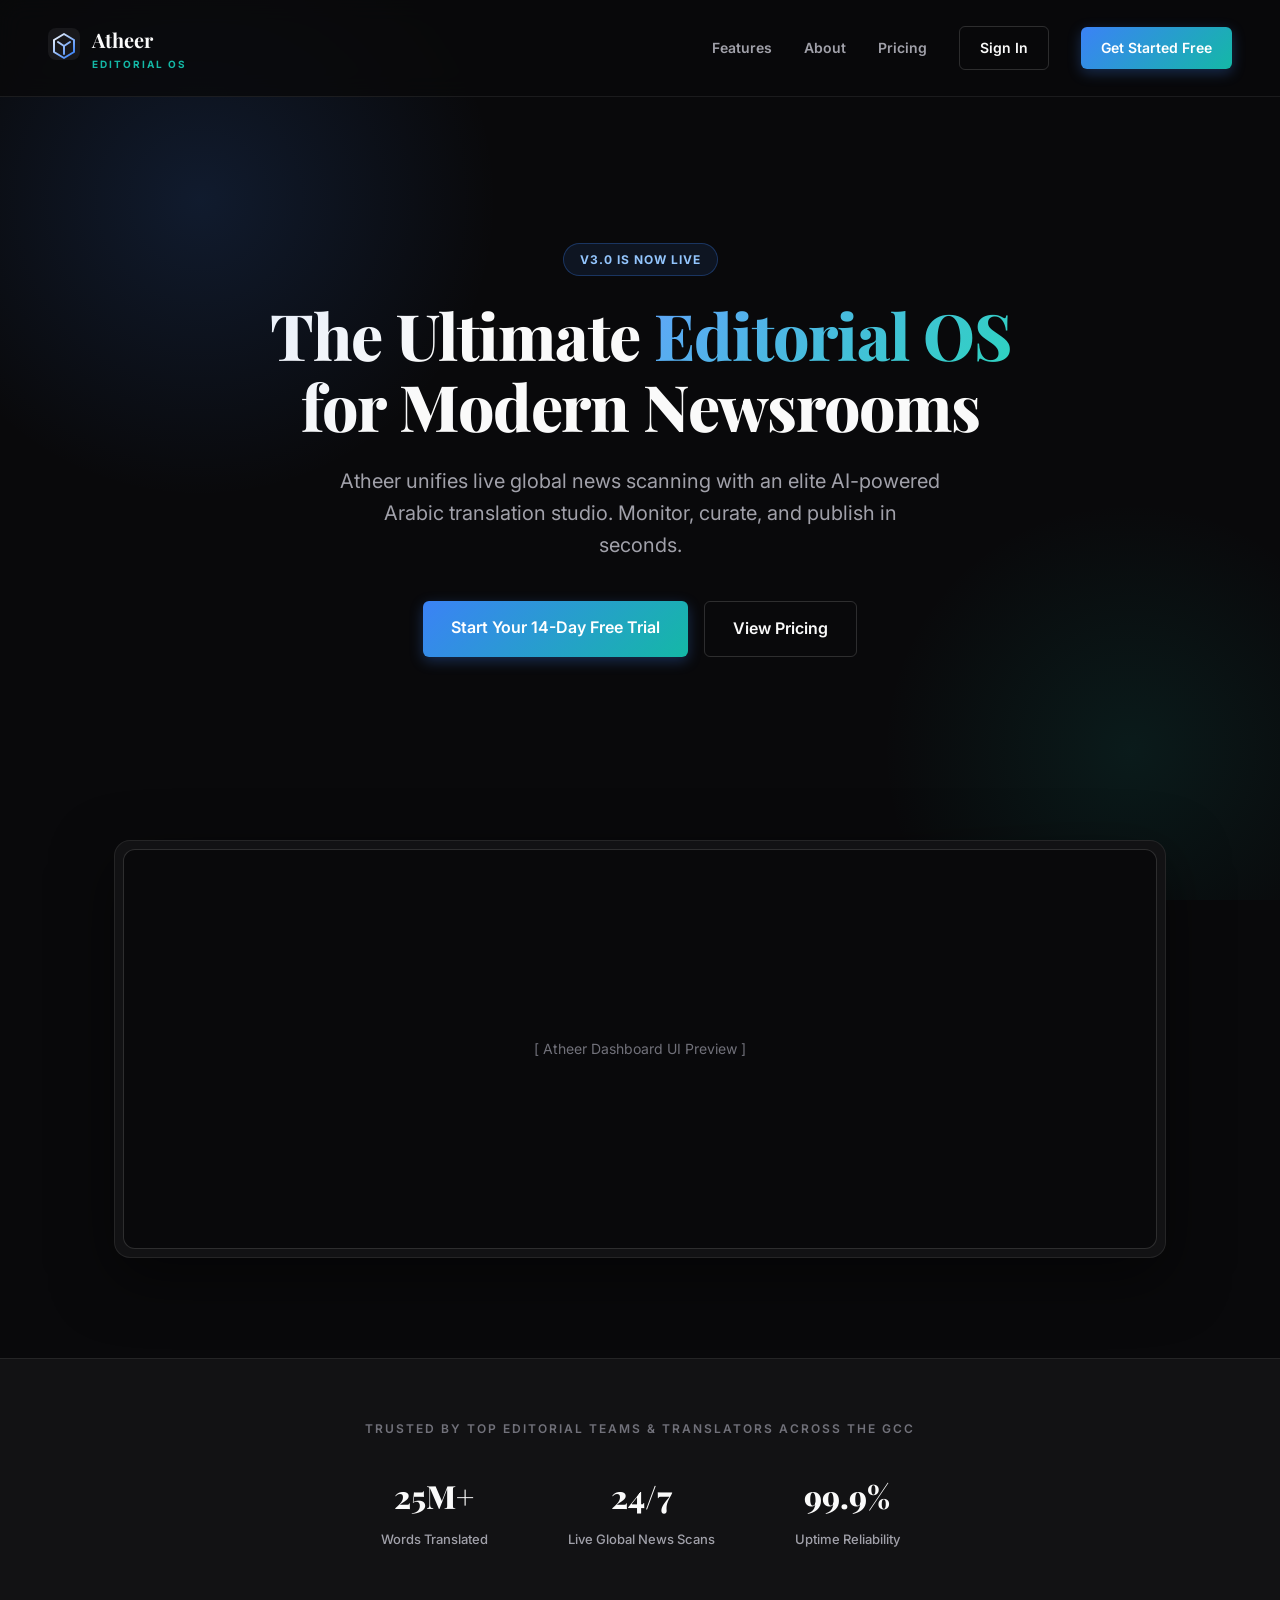
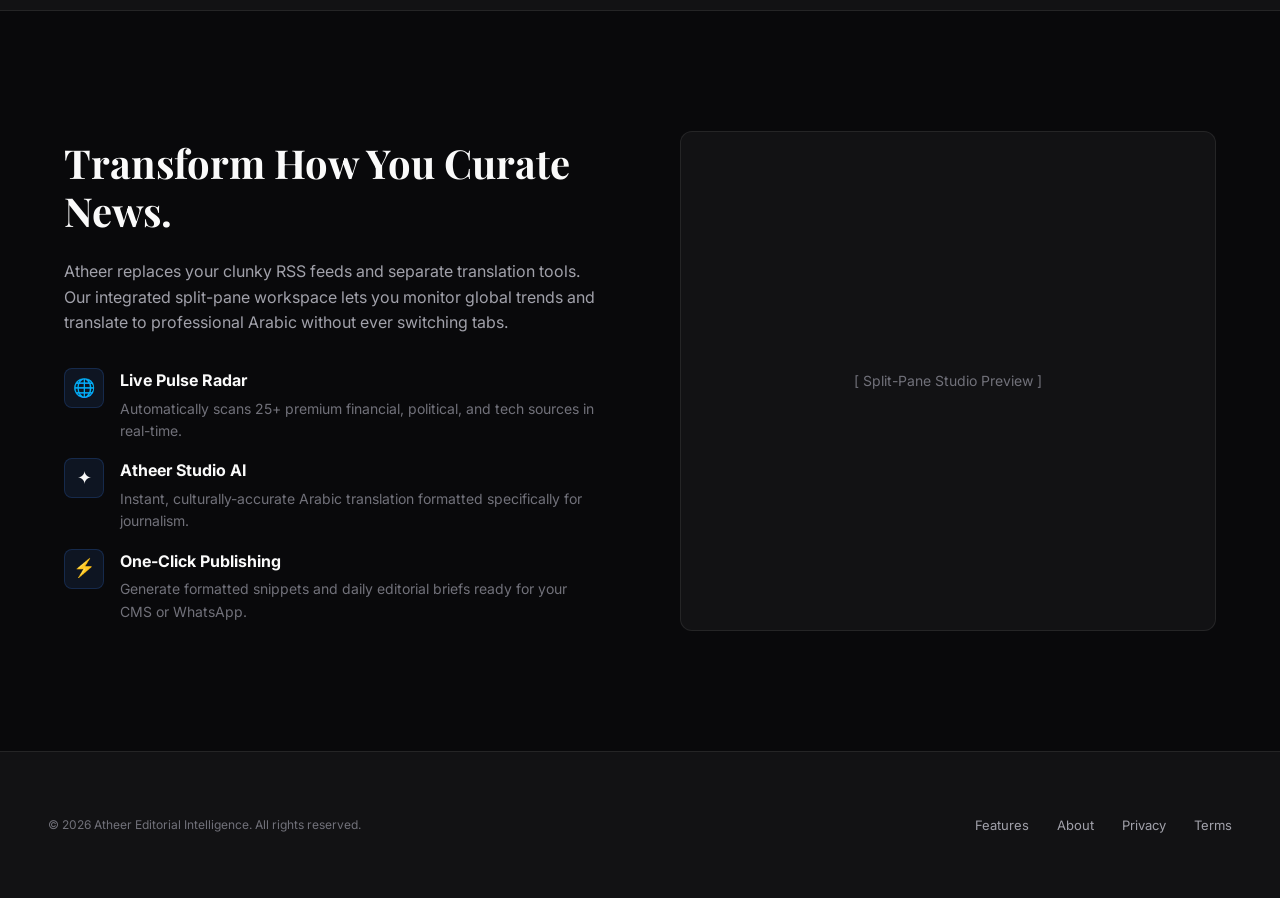
<file: index.html>
<!DOCTYPE html>
<html lang="en">
<head>
  <meta charset="UTF-8">
  <meta name="viewport" content="width=device-width, initial-scale=1.0">
  <title>Atheer | Editorial Intelligence OS</title>
  <meta name="description" content="Atheer is the ultimate editorial operating system for UAE journalists, translators, and media professionals. Real-time news curation and AI-powered Arabic translation in one seamless workspace.">
  <link href="https://fonts.googleapis.com/css2?family=Inter:wght@300;400;500;600;700;800&family=Playfair+Display:wght@700;800&display=swap" rel="stylesheet">
  <style>
    :root {
      --bg-base: #09090b; --bg-surface: #121214; --bg-card: #18181b;
      --border: rgba(255,255,255,0.08); --border-light: rgba(255,255,255,0.15);
      --text-primary: #fafafa; --text-secondary: #a1a1aa; --text-muted: #71717a;
      --accent-blue: #3b82f6; --accent-teal: #14b8a6;
      --font-body: 'Inter', sans-serif; --font-display: 'Playfair Display', serif;
    }
    * { box-sizing: border-box; margin: 0; padding: 0; }
    body { font-family: var(--font-body); background: var(--bg-base); color: var(--text-primary); line-height: 1.6; }
    
    /* Navigation */
    nav { display: flex; align-items: center; justify-content: space-between; padding: 24px 48px; position: fixed; top: 0; width: 100%; z-index: 100; background: rgba(9,9,11,0.8); backdrop-filter: blur(12px); border-bottom: 1px solid var(--border); }
    .brand { display: flex; align-items: center; gap: 12px; text-decoration: none; }
    .brand-logo svg { width: 32px; height: 32px; }
    .brand-text { display: flex; flex-direction: column; }
    .brand-name { font-family: var(--font-display); font-size: 20px; font-weight: 700; color: var(--text-primary); }
    .brand-tag { font-size: 10px; font-weight: 700; letter-spacing: 2px; text-transform: uppercase; color: var(--accent-teal); }
    .nav-links { display: flex; gap: 32px; align-items: center; }
    .nav-link { color: var(--text-secondary); text-decoration: none; font-size: 14px; font-weight: 600; transition: color 0.2s; }
    .nav-link:hover { color: var(--text-primary); }
    .btn { display: inline-block; padding: 10px 20px; border-radius: 6px; font-size: 14px; font-weight: 600; text-decoration: none; transition: 0.2s; cursor: pointer; }
    .btn-outline { background: transparent; border: 1px solid var(--border-light); color: var(--text-primary); }
    .btn-outline:hover { background: var(--bg-card); border-color: var(--text-muted); }
    .btn-primary { background: linear-gradient(135deg, var(--accent-blue), var(--accent-teal)); color: white; border: none; box-shadow: 0 4px 14px rgba(59,130,246,0.3); }
    .btn-primary:hover { transform: translateY(-2px); box-shadow: 0 6px 20px rgba(59,130,246,0.4); }

    /* Hero Section */
    .hero { min-height: 100vh; display: flex; flex-direction: column; align-items: center; justify-content: center; text-align: center; padding: 120px 24px; position: relative; overflow: hidden; }
    .hero::before { content: ''; position: absolute; width: 600px; height: 600px; background: radial-gradient(circle, rgba(59,130,246,0.15) 0%, transparent 70%); top: -100px; left: -100px; border-radius: 50%; pointer-events: none; }
    .hero::after { content: ''; position: absolute; width: 500px; height: 500px; background: radial-gradient(circle, rgba(20,184,166,0.1) 0%, transparent 70%); bottom: -100px; right: -100px; border-radius: 50%; pointer-events: none; }
    .badge { background: rgba(59,130,246,0.1); border: 1px solid rgba(59,130,246,0.3); color: #93c5fd; padding: 6px 16px; border-radius: 99px; font-size: 12px; font-weight: 700; letter-spacing: 1px; margin-bottom: 24px; display: inline-block; }
    h1 { font-family: var(--font-display); font-size: 64px; font-weight: 800; line-height: 1.1; max-width: 800px; margin-bottom: 24px; letter-spacing: -1px; }
    h1 span { background: linear-gradient(135deg, #60a5fa, #2dd4bf); -webkit-background-clip: text; -webkit-text-fill-color: transparent; }
    .subtitle { font-size: 20px; color: var(--text-secondary); max-width: 600px; margin-bottom: 40px; }
    .hero-actions { display: flex; gap: 16px; }

    /* Showcase Image */
    .showcase { max-width: 1100px; margin: -60px auto 100px; padding: 0 24px; position: relative; z-index: 10; }
    .showcase-inner { background: var(--bg-surface); border: 1px solid var(--border); border-radius: 16px; padding: 8px; box-shadow: 0 20px 60px rgba(0,0,0,0.5); }
    .showcase-img { width: 100%; height: auto; border-radius: 12px; border: 1px solid var(--border-light); background: var(--bg-base); min-height: 400px; display: flex; align-items: center; justify-content: center; color: var(--text-muted); font-size: 14px; }

    /* Stats/Logos */
    .trusted { text-align: center; padding: 60px 24px; border-top: 1px solid var(--border); border-bottom: 1px solid var(--border); background: var(--bg-surface); }
    .trusted p { font-size: 12px; font-weight: 600; color: var(--text-muted); text-transform: uppercase; letter-spacing: 2px; margin-bottom: 32px; }
    .stats-grid { display: flex; justify-content: center; gap: 80px; flex-wrap: wrap; }
    .stat { display: flex; flex-direction: column; gap: 8px; }
    .stat-val { font-size: 32px; font-weight: 800; font-family: var(--font-display); color: var(--text-primary); }
    .stat-label { font-size: 13px; color: var(--text-secondary); font-weight: 500; }

    /* Features Brief */
    .features-brief { padding: 120px 24px; max-width: 1200px; margin: 0 auto; display: grid; grid-template-columns: 1fr 1fr; gap: 80px; align-items: center; }
    .feat-text h2 { font-family: var(--font-display); font-size: 40px; margin-bottom: 24px; line-height: 1.2; }
    .feat-text p { font-size: 16px; color: var(--text-secondary); margin-bottom: 32px; }
    .feat-list { display: flex; flex-direction: column; gap: 16px; }
    .feat-item { display: flex; gap: 16px; align-items: flex-start; }
    .feat-icon { width: 40px; height: 40px; border-radius: 8px; background: rgba(59,130,246,0.1); border: 1px solid rgba(59,130,246,0.2); display: flex; align-items: center; justify-content: center; font-size: 18px; flex-shrink: 0; }
    .feat-item h4 { font-size: 16px; font-weight: 700; margin-bottom: 4px; }
    .feat-item p { font-size: 14px; color: var(--text-muted); margin: 0; }
    
    /* Footer */
    footer { padding: 60px 48px; border-top: 1px solid var(--border); display: flex; justify-content: space-between; align-items: center; background: var(--bg-surface); }
    .footer-links a { color: var(--text-secondary); text-decoration: none; margin-left: 24px; font-size: 13px; transition: 0.2s; }
    .footer-links a:hover { color: var(--text-primary); }
    
    @media (max-width: 900px) {
      h1 { font-size: 48px; }
      .features-brief { grid-template-columns: 1fr; gap: 40px; }
      .stats-grid { gap: 40px; }
    }
  </style>
</head>
<body>

  <nav>
    <a href="index.html" class="brand">
      <div class="brand-logo">
        <svg width="32" height="32" viewBox="0 0 32 32" fill="none">
          <rect width="32" height="32" rx="8" fill="#18181b"/>
          <path d="M16 6L26 12v12l-10 6-10-6V12l10-6z" stroke="url(#gradAtheer1)" stroke-width="2" stroke-linejoin="round"/>
          <path d="M16 18v8M10 14l6 4 6-4" stroke="url(#gradAtheer1)" stroke-width="2" stroke-linecap="round" stroke-linejoin="round"/>
          <defs>
            <linearGradient id="gradAtheer1" x1="6" y1="6" x2="26" y2="26" gradientUnits="userSpaceOnUse">
              <stop stop-color="#f8fafc"/><stop offset="1" stop-color="#3b82f6"/>
            </linearGradient>
          </defs>
        </svg>
      </div>
      <div class="brand-text">
        <span class="brand-name">Atheer</span>
        <span class="brand-tag">Editorial OS</span>
      </div>
    </a>
    <div class="nav-links">
      <a href="features.html" class="nav-link">Features</a>
      <a href="about.html" class="nav-link">About</a>
      <a href="plans.html" class="nav-link">Pricing</a>
      <a href="auth.html" class="btn btn-outline">Sign In</a>
      <a href="auth.html?tab=signup" class="btn btn-primary">Get Started Free</a>
    </div>
  </nav>

  <section class="hero">
    <div class="badge">V3.0 IS NOW LIVE</div>
    <h1>The Ultimate <span>Editorial OS</span> for Modern Newsrooms</h1>
    <p class="subtitle">Atheer unifies live global news scanning with an elite AI-powered Arabic translation studio. Monitor, curate, and publish in seconds.</p>
    <div class="hero-actions">
      <a href="auth.html?tab=signup" class="btn btn-primary" style="padding: 14px 28px; font-size: 16px;">Start Your 14-Day Free Trial</a>
      <a href="plans.html" class="btn btn-outline" style="padding: 14px 28px; font-size: 16px;">View Pricing</a>
    </div>
  </section>

  <section class="showcase">
    <div class="showcase-inner">
      <div class="showcase-img">
        <!-- Placeholder for actual dashboard screenshot -->
        [ Atheer Dashboard UI Preview ]
      </div>
    </div>
  </section>

  <section class="trusted">
    <p>TRUSTED BY TOP EDITORIAL TEAMS & TRANSLATORS ACROSS THE GCC</p>
    <div class="stats-grid">
      <div class="stat">
        <span class="stat-val">25M+</span>
        <span class="stat-label">Words Translated</span>
      </div>
      <div class="stat">
        <span class="stat-val">24/7</span>
        <span class="stat-label">Live Global News Scans</span>
      </div>
      <div class="stat">
        <span class="stat-val">99.9%</span>
        <span class="stat-label">Uptime Reliability</span>
      </div>
    </div>
  </section>

  <section class="features-brief">
    <div class="feat-text">
      <h2>Transform How You Curate News.</h2>
      <p>Atheer replaces your clunky RSS feeds and separate translation tools. Our integrated split-pane workspace lets you monitor global trends and translate to professional Arabic without ever switching tabs.</p>
      
      <div class="feat-list">
        <div class="feat-item">
          <div class="feat-icon">🌐</div>
          <div>
            <h4>Live Pulse Radar</h4>
            <p>Automatically scans 25+ premium financial, political, and tech sources in real-time.</p>
          </div>
        </div>
        <div class="feat-item">
          <div class="feat-icon">✦</div>
          <div>
            <h4>Atheer Studio AI</h4>
            <p>Instant, culturally-accurate Arabic translation formatted specifically for journalism.</p>
          </div>
        </div>
        <div class="feat-item">
          <div class="feat-icon">⚡</div>
          <div>
            <h4>One-Click Publishing</h4>
            <p>Generate formatted snippets and daily editorial briefs ready for your CMS or WhatsApp.</p>
          </div>
        </div>
      </div>
    </div>
    <div>
      <div style="background:var(--bg-surface); border:1px solid var(--border); border-radius:12px; height: 500px; display:flex; align-items:center; justify-content:center; color:var(--text-muted); font-size:14px;">
        [ Split-Pane Studio Preview ]
      </div>
    </div>
  </section>

  <footer>
    <div style="font-size: 12px; color: var(--text-muted);">
      &copy; 2026 Atheer Editorial Intelligence. All rights reserved.
    </div>
    <div class="footer-links">
      <a href="features.html">Features</a>
      <a href="about.html">About</a>
      <a href="#">Privacy</a>
      <a href="#">Terms</a>
    </div>
  </footer>

</body>
</html>
</file>
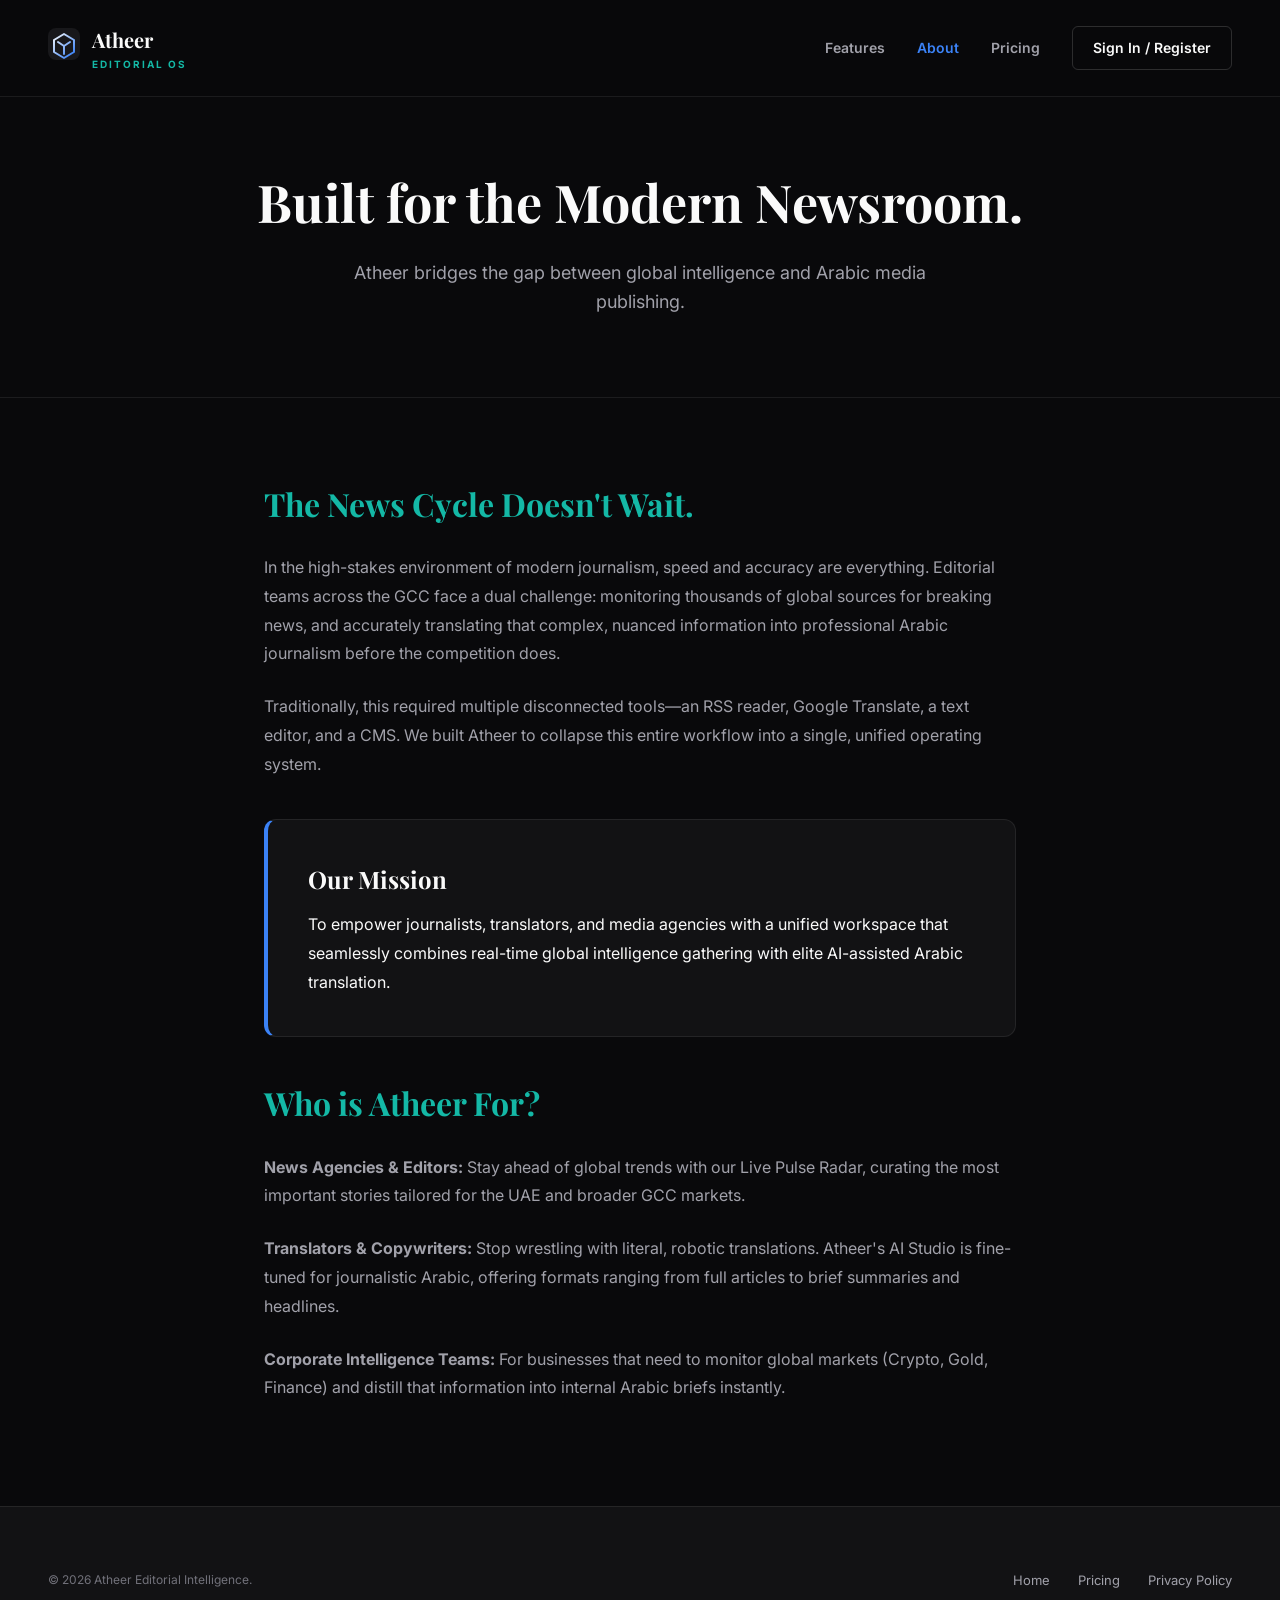
<file: about.html>
<!DOCTYPE html>
<html lang="en">
<head>
  <meta charset="UTF-8">
  <meta name="viewport" content="width=device-width, initial-scale=1.0">
  <title>About | Atheer Editorial OS</title>
  <link href="https://fonts.googleapis.com/css2?family=Inter:wght@300;400;500;600;700;800&family=Playfair+Display:wght@700;800&display=swap" rel="stylesheet">
  <style>
    :root {
      --bg-base: #09090b; --bg-surface: #121214; --bg-card: #18181b;
      --border: rgba(255,255,255,0.08); --border-light: rgba(255,255,255,0.15);
      --text-primary: #fafafa; --text-secondary: #a1a1aa; --text-muted: #71717a;
      --accent-blue: #3b82f6; --accent-teal: #14b8a6;
      --font-body: 'Inter', sans-serif; --font-display: 'Playfair Display', serif;
    }
    * { box-sizing: border-box; margin: 0; padding: 0; }
    body { font-family: var(--font-body); background: var(--bg-base); color: var(--text-primary); line-height: 1.6; min-height: 100vh; display: flex; flex-direction: column; }
    
    /* Navigation */
    nav { display: flex; align-items: center; justify-content: space-between; padding: 24px 48px; position: fixed; top: 0; width: 100%; z-index: 100; background: rgba(9,9,11,0.8); backdrop-filter: blur(12px); border-bottom: 1px solid var(--border); }
    .brand { display: flex; align-items: center; gap: 12px; text-decoration: none; }
    .brand-logo svg { width: 32px; height: 32px; }
    .brand-text { display: flex; flex-direction: column; }
    .brand-name { font-family: var(--font-display); font-size: 20px; font-weight: 700; color: var(--text-primary); }
    .brand-tag { font-size: 10px; font-weight: 700; letter-spacing: 2px; text-transform: uppercase; color: var(--accent-teal); }
    .nav-links { display: flex; gap: 32px; align-items: center; }
    .nav-link { color: var(--text-secondary); text-decoration: none; font-size: 14px; font-weight: 600; transition: color 0.2s; }
    .nav-link.active { color: var(--accent-blue); }
    .nav-link:hover { color: var(--text-primary); }
    .btn { display: inline-block; padding: 10px 20px; border-radius: 6px; font-size: 14px; font-weight: 600; text-decoration: none; transition: 0.2s; cursor: pointer; }
    .btn-outline { background: transparent; border: 1px solid var(--border-light); color: var(--text-primary); }
    .btn-outline:hover { background: var(--bg-card); border-color: var(--text-muted); }
    
    /* Page Content */
    .page-header { padding: 160px 24px 80px; text-align: center; border-bottom: 1px solid var(--border); }
    .page-header h1 { font-family: var(--font-display); font-size: 52px; margin-bottom: 16px; }
    .page-header p { font-size: 18px; color: var(--text-secondary); max-width: 600px; margin: 0 auto; }
    
    .content-block { max-width: 800px; margin: 80px auto; padding: 0 24px; flex: 1; }
    .content-block h2 { font-family: var(--font-display); font-size: 32px; margin-bottom: 24px; color: var(--accent-teal); }
    .content-block p { font-size: 16px; color: var(--text-secondary); margin-bottom: 24px; line-height: 1.8; }
    
    .mission-box { background: var(--bg-surface); border: 1px solid var(--border); padding: 40px; border-radius: 12px; margin: 40px 0; border-left: 4px solid var(--accent-blue); }
    .mission-box h3 { font-family: var(--font-display); font-size: 24px; margin-bottom: 12px; }
    .mission-box p { margin: 0; color: var(--text-primary); font-size: 16px; }

    /* Footer */
    footer { padding: 60px 48px; border-top: 1px solid var(--border); display: flex; justify-content: space-between; align-items: center; background: var(--bg-surface); margin-top: auto; }
    .footer-links a { color: var(--text-secondary); text-decoration: none; margin-left: 24px; font-size: 13px; transition: 0.2s; }
    .footer-links a:hover { color: var(--text-primary); }
  </style>
</head>
<body>

  <nav>
    <a href="index.html" class="brand">
      <div class="brand-logo">
        <svg width="32" height="32" viewBox="0 0 32 32" fill="none"><rect width="32" height="32" rx="8" fill="#18181b"/><path d="M16 6L26 12v12l-10 6-10-6V12l10-6z" stroke="url(#g1)" stroke-width="2" stroke-linejoin="round"/><path d="M16 18v8M10 14l6 4 6-4" stroke="url(#g1)" stroke-width="2" stroke-linecap="round" stroke-linejoin="round"/><defs><linearGradient id="g1" x1="6" y1="6" x2="26" y2="26" gradientUnits="userSpaceOnUse"><stop stop-color="#f8fafc"/><stop offset="1" stop-color="#3b82f6"/></linearGradient></defs></svg>
      </div>
      <div class="brand-text">
        <span class="brand-name">Atheer</span>
        <span class="brand-tag">Editorial OS</span>
      </div>
    </a>
    <div class="nav-links">
      <a href="features.html" class="nav-link">Features</a>
      <a href="about.html" class="nav-link active">About</a>
      <a href="plans.html" class="nav-link">Pricing</a>
      <a href="auth.html" class="btn btn-outline">Sign In / Register</a>
    </div>
  </nav>

  <header class="page-header">
    <h1>Built for the Modern Newsroom.</h1>
    <p>Atheer bridges the gap between global intelligence and Arabic media publishing.</p>
  </header>

  <main class="content-block">
    <h2>The News Cycle Doesn't Wait.</h2>
    <p>In the high-stakes environment of modern journalism, speed and accuracy are everything. Editorial teams across the GCC face a dual challenge: monitoring thousands of global sources for breaking news, and accurately translating that complex, nuanced information into professional Arabic journalism before the competition does.</p>
    
    <p>Traditionally, this required multiple disconnected tools—an RSS reader, Google Translate, a text editor, and a CMS. We built Atheer to collapse this entire workflow into a single, unified operating system.</p>
    
    <div class="mission-box">
      <h3>Our Mission</h3>
      <p>To empower journalists, translators, and media agencies with a unified workspace that seamlessly combines real-time global intelligence gathering with elite AI-assisted Arabic translation.</p>
    </div>

    <h2>Who is Atheer For?</h2>
    <p><strong>News Agencies & Editors:</strong> Stay ahead of global trends with our Live Pulse Radar, curating the most important stories tailored for the UAE and broader GCC markets.</p>
    <p><strong>Translators & Copywriters:</strong> Stop wrestling with literal, robotic translations. Atheer's AI Studio is fine-tuned for journalistic Arabic, offering formats ranging from full articles to brief summaries and headlines.</p>
    <p><strong>Corporate Intelligence Teams:</strong> For businesses that need to monitor global markets (Crypto, Gold, Finance) and distill that information into internal Arabic briefs instantly.</p>
  </main>

  <footer>
    <div style="font-size: 12px; color: var(--text-muted);">
      &copy; 2026 Atheer Editorial Intelligence.
    </div>
    <div class="footer-links">
      <a href="index.html">Home</a>
      <a href="plans.html">Pricing</a>
      <a href="#">Privacy Policy</a>
    </div>
  </footer>

</body>
</html>
</file>
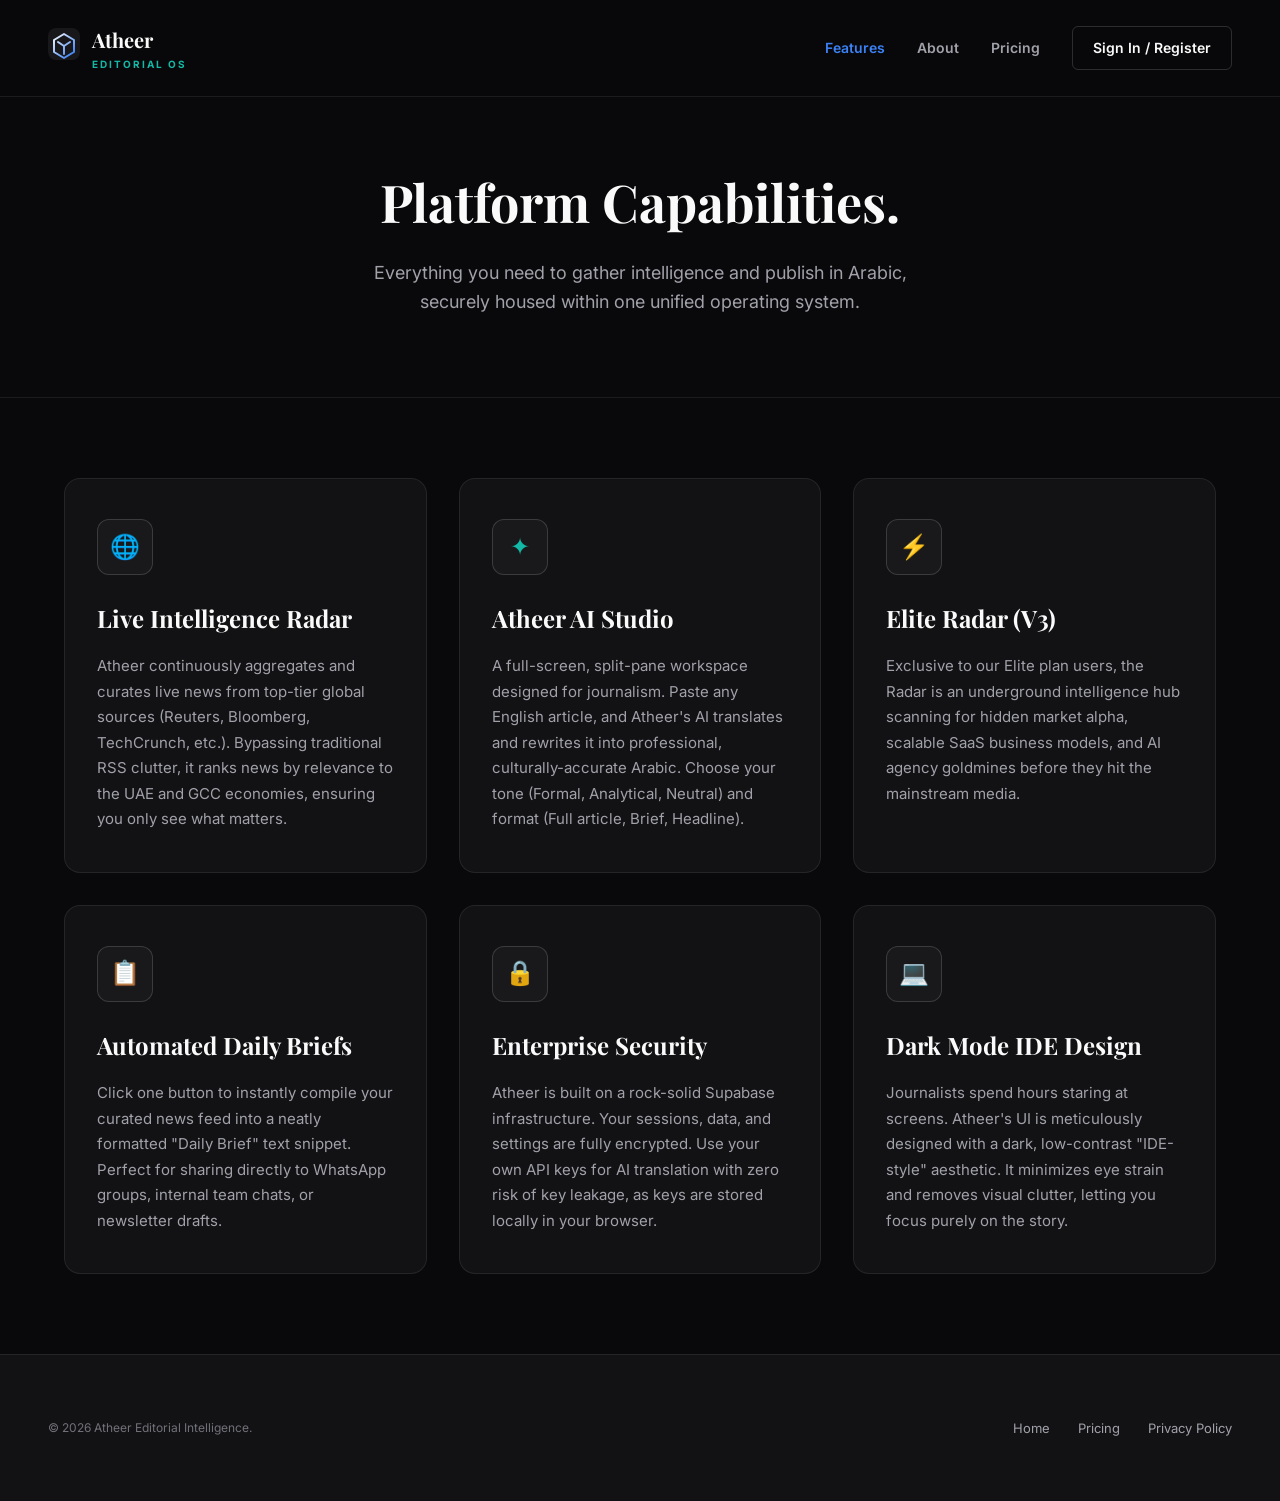
<file: features.html>
<!DOCTYPE html>
<html lang="en">
<head>
  <meta charset="UTF-8">
  <meta name="viewport" content="width=device-width, initial-scale=1.0">
  <title>Features | Atheer Editorial OS</title>
  <link href="https://fonts.googleapis.com/css2?family=Inter:wght@300;400;500;600;700;800&family=Playfair+Display:wght@700;800&display=swap" rel="stylesheet">
  <style>
    :root {
      --bg-base: #09090b; --bg-surface: #121214; --bg-card: #18181b;
      --border: rgba(255,255,255,0.08); --border-light: rgba(255,255,255,0.15);
      --text-primary: #fafafa; --text-secondary: #a1a1aa; --text-muted: #71717a;
      --accent-blue: #3b82f6; --accent-teal: #14b8a6; --accent-purple: #a855f7;
      --font-body: 'Inter', sans-serif; --font-display: 'Playfair Display', serif;
    }
    * { box-sizing: border-box; margin: 0; padding: 0; }
    body { font-family: var(--font-body); background: var(--bg-base); color: var(--text-primary); line-height: 1.6; min-height: 100vh; display: flex; flex-direction: column; }
    
    /* Navigation */
    nav { display: flex; align-items: center; justify-content: space-between; padding: 24px 48px; position: fixed; top: 0; width: 100%; z-index: 100; background: rgba(9,9,11,0.8); backdrop-filter: blur(12px); border-bottom: 1px solid var(--border); }
    .brand { display: flex; align-items: center; gap: 12px; text-decoration: none; }
    .brand-logo svg { width: 32px; height: 32px; }
    .brand-text { display: flex; flex-direction: column; }
    .brand-name { font-family: var(--font-display); font-size: 20px; font-weight: 700; color: var(--text-primary); }
    .brand-tag { font-size: 10px; font-weight: 700; letter-spacing: 2px; text-transform: uppercase; color: var(--accent-teal); }
    .nav-links { display: flex; gap: 32px; align-items: center; }
    .nav-link { color: var(--text-secondary); text-decoration: none; font-size: 14px; font-weight: 600; transition: color 0.2s; }
    .nav-link.active { color: var(--accent-blue); }
    .nav-link:hover { color: var(--text-primary); }
    .btn { display: inline-block; padding: 10px 20px; border-radius: 6px; font-size: 14px; font-weight: 600; text-decoration: none; transition: 0.2s; cursor: pointer; }
    .btn-outline { background: transparent; border: 1px solid var(--border-light); color: var(--text-primary); }
    .btn-outline:hover { background: var(--bg-card); border-color: var(--text-muted); }
    
    /* Page Content */
    .page-header { padding: 160px 24px 80px; text-align: center; border-bottom: 1px solid var(--border); }
    .page-header h1 { font-family: var(--font-display); font-size: 52px; margin-bottom: 16px; }
    .page-header p { font-size: 18px; color: var(--text-secondary); max-width: 600px; margin: 0 auto; }
    
    .features-grid { max-width: 1200px; margin: 80px auto; padding: 0 24px; display: grid; grid-template-columns: repeat(auto-fit, minmax(320px, 1fr)); gap: 32px; flex: 1; }
    .feature-card { background: var(--bg-surface); border: 1px solid var(--border); border-radius: 16px; padding: 40px 32px; transition: 0.3s; position: relative; overflow: hidden; }
    .feature-card:hover { border-color: var(--accent-blue); transform: translateY(-5px); box-shadow: 0 20px 40px rgba(0,0,0,0.4); }
    .feature-card::before { content:''; position:absolute; top:0; left:0; width:100%; height:4px; background: transparent; transition: 0.3s; }
    .feature-card:hover::before { background: linear-gradient(90deg, var(--accent-blue), var(--accent-teal)); }
    
    .f-icon { width: 56px; height: 56px; border-radius: 12px; display: flex; align-items: center; justify-content: center; font-size: 24px; margin-bottom: 24px; background: rgba(255,255,255,0.03); border: 1px solid var(--border-light); }
    .feature-card h3 { font-family: var(--font-display); font-size: 24px; margin-bottom: 16px; color: var(--text-primary); }
    .feature-card p { font-size: 15px; color: var(--text-secondary); line-height: 1.7; }
    
    /* Footer */
    footer { padding: 60px 48px; border-top: 1px solid var(--border); display: flex; justify-content: space-between; align-items: center; background: var(--bg-surface); margin-top: auto; }
    .footer-links a { color: var(--text-secondary); text-decoration: none; margin-left: 24px; font-size: 13px; transition: 0.2s; }
    .footer-links a:hover { color: var(--text-primary); }
  </style>
</head>
<body>

  <nav>
    <a href="index.html" class="brand">
      <div class="brand-logo">
        <svg width="32" height="32" viewBox="0 0 32 32" fill="none"><rect width="32" height="32" rx="8" fill="#18181b"/><path d="M16 6L26 12v12l-10 6-10-6V12l10-6z" stroke="url(#g1)" stroke-width="2" stroke-linejoin="round"/><path d="M16 18v8M10 14l6 4 6-4" stroke="url(#g1)" stroke-width="2" stroke-linecap="round" stroke-linejoin="round"/><defs><linearGradient id="g1" x1="6" y1="6" x2="26" y2="26" gradientUnits="userSpaceOnUse"><stop stop-color="#f8fafc"/><stop offset="1" stop-color="#3b82f6"/></linearGradient></defs></svg>
      </div>
      <div class="brand-text">
        <span class="brand-name">Atheer</span>
        <span class="brand-tag">Editorial OS</span>
      </div>
    </a>
    <div class="nav-links">
      <a href="features.html" class="nav-link active">Features</a>
      <a href="about.html" class="nav-link">About</a>
      <a href="plans.html" class="nav-link">Pricing</a>
      <a href="auth.html" class="btn btn-outline">Sign In / Register</a>
    </div>
  </nav>

  <header class="page-header">
    <h1>Platform Capabilities.</h1>
    <p>Everything you need to gather intelligence and publish in Arabic, securely housed within one unified operating system.</p>
  </header>

  <main class="features-grid">
    <div class="feature-card">
      <div class="f-icon" style="color: var(--accent-blue);">🌐</div>
      <h3>Live Intelligence Radar</h3>
      <p>Atheer continuously aggregates and curates live news from top-tier global sources (Reuters, Bloomberg, TechCrunch, etc.). Bypassing traditional RSS clutter, it ranks news by relevance to the UAE and GCC economies, ensuring you only see what matters.</p>
    </div>

    <div class="feature-card">
      <div class="f-icon" style="color: var(--accent-teal);">✦</div>
      <h3>Atheer AI Studio</h3>
      <p>A full-screen, split-pane workspace designed for journalism. Paste any English article, and Atheer's AI translates and rewrites it into professional, culturally-accurate Arabic. Choose your tone (Formal, Analytical, Neutral) and format (Full article, Brief, Headline).</p>
    </div>

    <div class="feature-card">
      <div class="f-icon" style="color: var(--accent-purple);">⚡</div>
      <h3>Elite Radar (V3)</h3>
      <p>Exclusive to our Elite plan users, the Radar is an underground intelligence hub scanning for hidden market alpha, scalable SaaS business models, and AI agency goldmines before they hit the mainstream media.</p>
    </div>

    <div class="feature-card">
      <div class="f-icon" style="color: #f59e0b;">📋</div>
      <h3>Automated Daily Briefs</h3>
      <p>Click one button to instantly compile your curated news feed into a neatly formatted "Daily Brief" text snippet. Perfect for sharing directly to WhatsApp groups, internal team chats, or newsletter drafts.</p>
    </div>

    <div class="feature-card">
      <div class="f-icon" style="color: #ef4444;">🔒</div>
      <h3>Enterprise Security</h3>
      <p>Atheer is built on a rock-solid Supabase infrastructure. Your sessions, data, and settings are fully encrypted. Use your own API keys for AI translation with zero risk of key leakage, as keys are stored locally in your browser.</p>
    </div>

    <div class="feature-card">
      <div class="f-icon" style="color: #6366f1;">💻</div>
      <h3>Dark Mode IDE Design</h3>
      <p>Journalists spend hours staring at screens. Atheer's UI is meticulously designed with a dark, low-contrast "IDE-style" aesthetic. It minimizes eye strain and removes visual clutter, letting you focus purely on the story.</p>
    </div>
  </main>

  <footer>
    <div style="font-size: 12px; color: var(--text-muted);">
      &copy; 2026 Atheer Editorial Intelligence.
    </div>
    <div class="footer-links">
      <a href="index.html">Home</a>
      <a href="plans.html">Pricing</a>
      <a href="#">Privacy Policy</a>
    </div>
  </footer>

</body>
</html>
</file>
